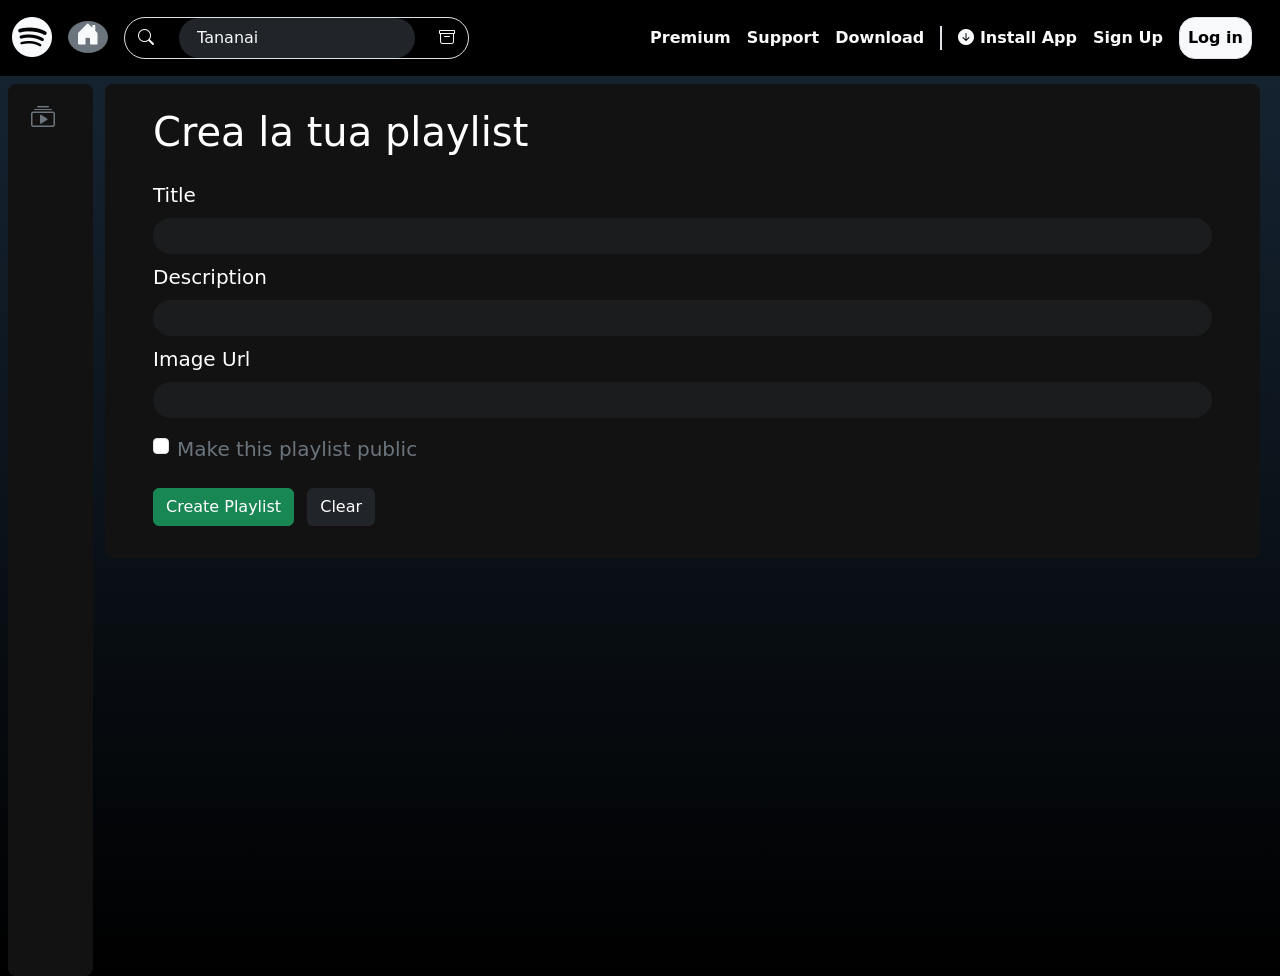
<file: create-playlist.html>
<!doctype html>
<html lang="it">
  <head>
    <meta charset="utf-8" />
    <meta name="viewport" content="width=device-width, initial-scale=1" />
    <title>Spotify - Pagina Artista</title>
    <link
      href="https://cdn.jsdelivr.net/npm/bootstrap@5.3.3/dist/css/bootstrap.min.css"
      rel="stylesheet"
    />
    <link
      href="https://cdn.jsdelivr.net/npm/bootstrap-icons@1.11.3/font/bootstrap-icons.min.css"
      rel="stylesheet"
    />
    <link rel="icon" href="./icons/icons8-spotify-24.png" type="image/png" />
    <style>
      body,
      html {
        height: 100%;
        background-color: black;
        color: white;
      }
      main {
        background: #152331; /* fallback for old browsers */
        background: -webkit-linear-gradient(
          to top,
          #000000,
          #152331
        ); /* Chrome 10-25, Safari 5.1-6 */
        background: linear-gradient(to top, #000000, #152331);
      }
      label {
        font-size: 20px;
      }

      /*  mainsidebar dinamica */
      #main-sidebar {
        width: 350px;
        transition: width 0.3s cubic-bezier(0.4, 0, 0.2, 1);
        flex-shrink: 0;
      }

      #main-sidebar.closed {
        width: 85px;
      }

      /* elementi interni della sid */
      .hide-on-closed {
        display: block;
      }
      #main-sidebar.closed .hide-on-closed {
        display: none !important;
      }

      /* chusura side */
      #main-sidebar.closed .sidebar-header-content {
        justify-content: center !important;
        padding-left: 0 !important;
      }

      #main-sidebar.closed .sidebar-header-content i {
        margin-right: 0 !important;
      }

      /* Main */
      #main-content {
        flex-grow: 1;
        background-color: #121212;
        overflow-y: auto;
      }

      /* Form */
      form {
        background-color: #121212;
      }

      /*lo scroll*/
      .custom-scroll::-webkit-scrollbar {
        width: 10px;
      }
      .custom-scroll::-webkit-scrollbar-thumb {
        background: rgba(255, 255, 255, 0.1);
      }

      .hover-riga:hover {
        background-color: rgba(255, 255, 255, 0.1);
        cursor: pointer;
      }
    </style>
  </head>
  <body>
    <header>
      <nav class="navbar navbar-expand-lg">
        <div class="container-fluid">
          <a class="navbar-brand p-0" href="./home-page.html">
            <!--  <img
              src="./assets/imgs/logo.svg"
              alt="logo-spotify
              
              "
          /> --><i class="bi bi-spotify text-light fs-1"></i
          ></a>
          <button
            class="navbar-toggler text-light"
            type="button"
            data-bs-toggle="collapse"
            data-bs-target="#navbarSupportedContent"
            aria-controls="navbarSupportedContent"
            aria-expanded="false"
            aria-label="Toggle navigation"
          >
            <span><i class="bi bi-list fs-1"></i></span>
          </button>
          <div class="collapse navbar-collapse" id="navbarSupportedContent">
            <ul
              class="navbar-nav me-auto mb-2 mb-lg-0 d-flex align-items-center align-items-sm-start gap-3"
            >
              <li class="nav-item">
                <a href="./home-page.html" class="text-light border-1">
                  <i
                    class="bi bi-house-door-fill fs-4 px-2 px-2 pb-1 rounded rounded-circle bg-secondary"
                  ></i>
                </a>
              </li>
              <form
                class="d-flex bg-black text-light btn-group border border-1 rounded-5"
                role="search"
              >
                <button
                  type="button"
                  class="btn text-light w-auto"
                  id="search-btn"
                >
                  <i class="bi bi-search"></i>
                </button>
                <div class="container-fluid d-flex justify-content-center">
                  <div class="search-box">
                    <div
                      class="d-flex align-items-center bg-dark rounded-pill px-3"
                      style="height: 40px"
                    >
                      <input
                        id="inputSearch"
                        class="bg-transparent w-auto text-light border-0 w-100"
                        type="search"
                        placeholder="Search"
                        aria-label="Search"
                      />
                    </div>
                    <ul id="listaData"></ul>
                  </div>
                </div>

                <button type="button" class="btn">
                  <i class="bi bi-archive text-light"></i>
                </button>
              </form>
            </ul>
            <section
              class="d-flex flex-column flex-md-row align-items-md-center"
            >
              <div
                class="d-flex flex-column flex-md-row align-items-md-center gap-3 border-end border-2 px-0 px-md-3"
              >
                <a
                  href="./premium.html"
                  class="text-light fw-bold text-decoration-none"
                >
                  Premium</a
                >
                <a href="#" class="text-light fw-bold text-decoration-none">
                  Support</a
                >
                <a
                  href="#"
                  class="text-light fw-bold text-decoration-none mb-3 mb-md-0"
                  >Download
                </a>
              </div>
              <div
                class="d-flex flex-column flex-md-row align-items-md-center gap-3 px-0 px-md-3"
              >
                <a href="#" class="text-light fw-bold text-decoration-none"
                  ><i class="bi bi-arrow-down-circle-fill"></i> Install App</a
                >
                <a
                  href="./registrazione.html"
                  class="text-light fw-bold text-decoration-none"
                >
                  Sign Up</a
                >
                <button
                  type="button"
                  class="btn text-dark border border-1 bg-light rounded-4 p-2 flex-shrink-1"
                  id="search-btn"
                >
                  <a
                    href="./loginpage.html"
                    class="text-decoration-none fw-bold text-black"
                    >Log in</a
                  >
                </button>
              </div>
            </section>
          </div>
        </div>
      </nav>
      <!-- esempio nav -->
    </header>

    <main
      class="container-fluid px-2 pt-2 h-100 bg-black d-flex align-items-start justify-content-between custom-scroll"
      id="main-content"
    >
      <aside id="main-sidebar" class="h-100 closed">
        <div
          class="rounded-3 d-flex flex-column h-100 overflow-hidden"
          style="background-color: #121212"
        >
          <div
            id="toggle-sidebar"
            class="p-3 d-flex justify-content-between align-items-center sidebar-header-content"
            style="cursor: pointer"
          >
            <div class="fw-bold text-secondary d-flex align-items-center">
              <i class="bi bi-collection-play fs-4 me-3"></i>
              <span class="hide-on-closed text-light">La tua libreria</span>
            </div>
            <div class="hide-on-closed text-secondary">
              <i class="bi bi-plus-lg fs-5"></i>
            </div>
          </div>

          <div
            id="playlists"
            class="flex-grow-1 overflow-y-auto px-3 custom-scroll"
          >
            <div class="bg-secondary bg-opacity-10 rounded-3 p-3 mb-3 mt-2">
              <p class="fw-bold text-white mb-1">Crea la tua prima playlist</p>
              <p class="text-light small mb-3 opacity-75">
                È facile, ti aiuteremo
              </p>
              <button class="btn btn-light rounded-pill fw-bold btn-sm px-3">
                <a
                  href="create-playlist.html"
                  class="text-decoration-none text-black"
                  >Crea playlist</a
                >
              </button>
            </div>
          </div>

          <div
            class="bg-secondary bg-opacity-10 rounded-3 border border-5 border-dark p-3 mx-3 my-3 hide-on-closed"
          >
            <p class="fw-bold text-white mb-1">Ti interessano i podcast?</p>
            <button class="btn btn-light rounded-pill fw-bold btn-sm px-3 mt-2">
              Sfoglia i podcast
            </button>
          </div>

          <div class="p-3 mt-auto hide-on-closed">
            <div class="d-flex flex-wrap gap-2 mb-3">
              <a
                href="#"
                class="text-secondary text-decoration-none small"
                style="font-size: 11px"
                >Informazioni legali</a
              >
              <a
                href="#"
                class="text-secondary text-decoration-none small"
                style="font-size: 11px"
                >Sicurezza e Centro sulla privacy</a
              >
              <a
                href="#"
                class="text-secondary text-decoration-none small"
                style="font-size: 11px"
                >Informativa sulla privacy</a
              >
              <a
                href="#"
                class="text-secondary text-decoration-none small"
                style="font-size: 11px"
                >Impostazioni cookie</a
              >
              <a
                href="#"
                class="text-secondary text-decoration-none small"
                style="font-size: 11px"
                >Info annuncia</a
              >
              <a
                href="#"
                class="text-secondary text-decoration-none small"
                style="font-size: 11px"
                >Accessibilità</a
              >
            </div>
            <div class="mb-3">
              <p
                class="text-secondary small m-0 fw-bold text-light"
                style="font-size: 14px"
              >
                Politica sui cookie
              </p>
            </div>
            <button
              class="btn btn-outline-secondary btn-sm rounded-pill text-white px-3 fw-bold border-secondary"
            >
              <i class="bi bi-globe me-1"></i> Italiano
            </button>
          </div>
        </div>
      </aside>

      <section
        class="container-fluid flex-grow-1 d-flex flex-column justify-content-center align-items-start"
      >
        <form
          id="createPlaylistForm"
          class="py-4 px-5 rounded-3"
          style="width: 100%"
        >
          <h1 class="mb-4">Crea la tua playlist</h1>

          <div class="mb-2">
            <label for="playlistTitle" class="form-label">Title</label>
            <input
              type="text"
              class="form-control bg-secondary bg-opacity-10 text-white border-0 rounded-5"
              id="playlistTitle"
              aria-describedby="emailHelp"
            />
          </div>
          <div class="mb-2">
            <label for="playlistDescription" class="form-label"
              >Description</label
            >
            <input
              type="text"
              class="form-control bg-secondary bg-opacity-10 text-white border-0 rounded-5"
              id="playlistDescription"
            />
          </div>
          <div class="mb-3">
            <label for="playlistImage" class="form-label">Image Url</label>
            <input
              type="text"
              class="form-control bg-secondary bg-opacity-10 text-white border-0 rounded-5"
              id="playlistImage"
            />
          </div>
          <div class="mb-3 form-check">
            <input
              type="checkbox"
              class="form-check-input"
              id="playlistPublicCheck"
            />
            <label
              class="form-check-label text-secondary"
              for="playlistPublicCheck"
              >Make this playlist public</label
            >
          </div>
          <button type="submit" class="btn btn-success my-2 me-2">
            Create Playlist
          </button>
          <button id="clearInputs" type="button" class="btn btn-dark my-2 me-2">
            Clear
          </button>
          <button
            id="discardChangesButton"
            type="button"
            class="btn btn-dark my-2 me-5"
            style="display: none"
          >
            Discard Changes
          </button>
          <button
            id="deletePlaylistButton"
            type="button"
            class="btn btn-danger my-2"
            style="display: none"
          >
            Delete Playlist
          </button>
        </form>
      </section>
    </main>

    <script src="https://cdn.jsdelivr.net/npm/bootstrap@5.3.3/dist/js/bootstrap.bundle.min.js"></script>
    <script src="./js/searchbar.js"></script>
    <script src="./scripts/playlist.js"></script>
    <script src="./js/main.js"></script>
    <script src="./js/audio-player.js"></script>
  </body>
</html>
</file>
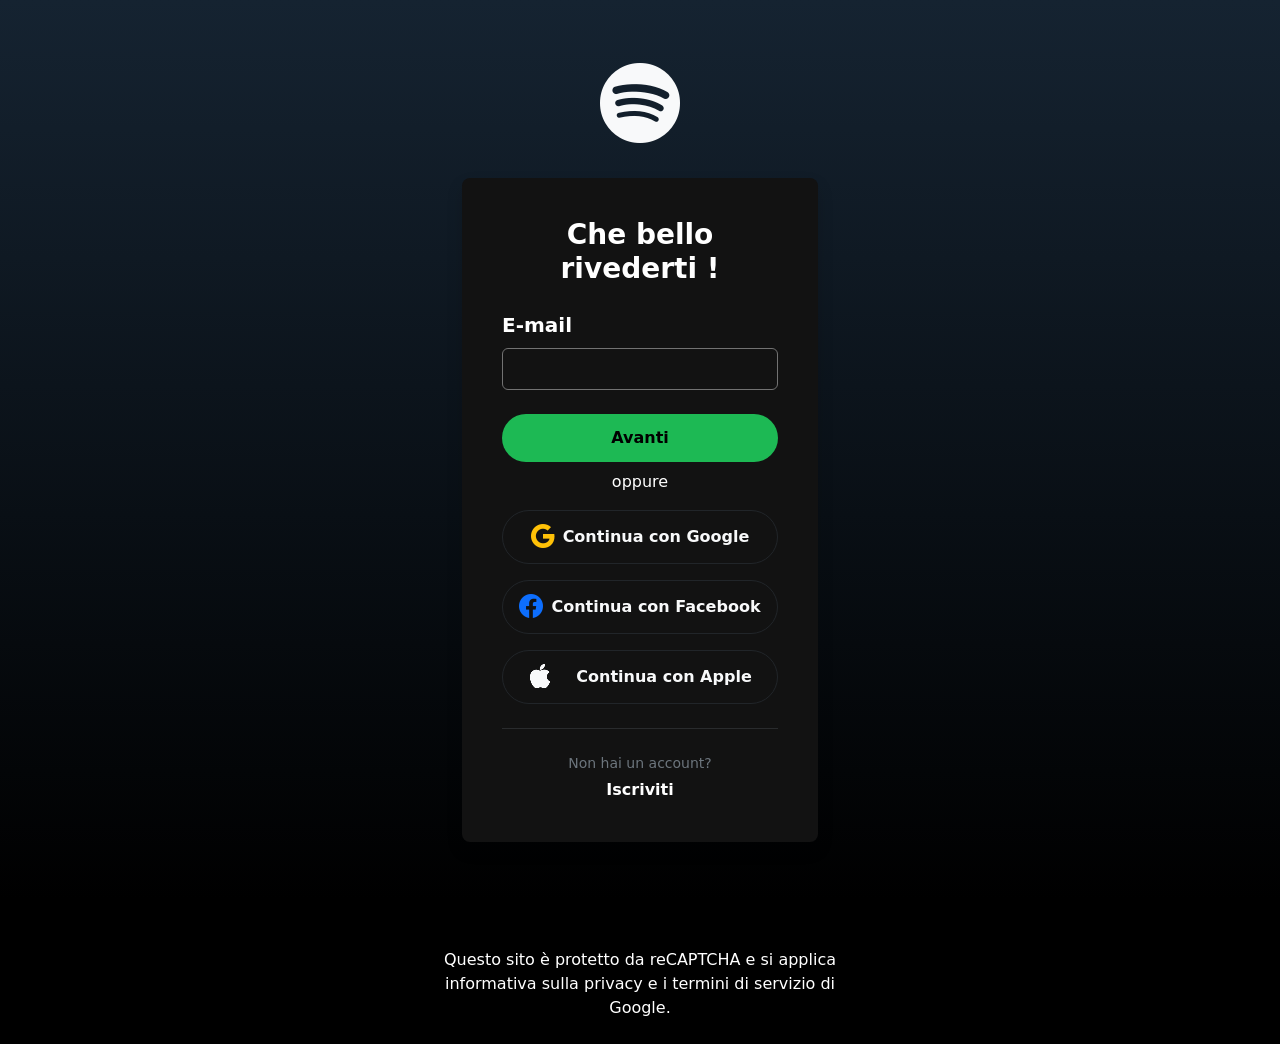
<file: loginpage.html>
<!doctype html>
<html lang="it">
  <head>
    <title>LogIn Page</title>
    <meta charset="utf-8" />
    <meta name="viewport" content="width=device-width, initial-scale=1" />

    <link
      href="https://cdn.jsdelivr.net/npm/bootstrap@5.3.3/dist/css/bootstrap.min.css"
      rel="stylesheet"
    />
    <link
      rel="stylesheet"
      href="https://cdn.jsdelivr.net/npm/bootstrap-icons@1.11.3/font/bootstrap-icons.min.css"
    />
    <link rel="icon" href="./icons/icons8-spotify-24.png" type="image/png" />
    <style>
      body {
        background: #152331; /* fallback for old browsers */
        background: -webkit-linear-gradient(
          to top,
          #000000,
          #152331
        ); /* Chrome 10-25, Safari 5.1-6 */
        background: linear-gradient(to top, #000000, #152331);
        color: white;
        height: 100vh;
      }

      .login-card {
        background-color: #121212;
        padding: 40px;
        border-radius: 8px;
      }

      .form-control {
        background-color: #121212;
        border: 1px solid #727272;
        color: white;
      }

      .form-control:focus {
        background-color: #2a2a2a;
        color: white;
        border-color: #1db954;
        box-shadow: none;
      }

      .btn-login {
        background-color: #1db954;
        border: none;
        color: black;
        font-weight: bold;
        border-radius: 50px;
        padding: 12px;
      }
      .form-control:focus::placeholder {
        color: #1db954;
        transition: color 0.3s ease;
      }
      .login-card:hover .form-control {
        border-color: #ffffff;
        box-shadow: 0 0 8px rgba(255, 255, 255, 0.2);
      }
    </style>
  </head>

  <body>
    <main class="container h-100">
      <div class="row h-100 align-items-center justify-content-center">
        <div class="col-11 col-sm-8 col-md-6 col-lg-4">
          <div class="text-center mb-4">
            <i class="bi bi-spotify text-light display-1"></i>
          </div>

          <div class="login-card shadow">
            <h1 class="text-center h3 fw-bold mb-4">Che bello rivederti !</h1>

            <form>
              <div class="mb-4">
                <label for="email" class="form-label small fw-bold fs-5"
                  >E-mail
                </label>
                <input
                  type="email"
                  class="form-control py-2"
                  id="email"
                  placeholder="  "
                />
              </div>

              <button type="submit" class="btn btn-login w-100">Avanti</button>
              <p class="text-center mt-2">oppure</p>

              <button
                type="button"
                class="btn btn-outline-dark ms-auto text-light w-100 rounded-pill d-flex align-items-center justify-content-center py-2 mb-3 fw-bold"
                data-bs-toggle="modal"
                data-bs-target="#googleModal"
              >
                <i class="bi bi-google text-warning me-2 fs-4"></i>
                Continua con Google
              </button>
              <button
                type="button"
                class="btn btn-outline-dark ms-auto text-light w-100 rounded-pill d-flex align-items-center justify-content-center py-2 mb-3 fw-bold"
              >
                <i class="bi bi-facebook me-2 text-primary fs-4"></i>
                Continua con Facebook
              </button>
              <button
                type="button"
                class="btn btn-outline-dark ms-auto text-light w-100 rounded-pill d-flex align-items-center justify-content-center py-2 fw-bold"
              >
                <i class="bi bi-apple me-4 fs-4"></i>
                Continua con Apple
              </button>
            </form>

            <hr class="my-4 border-secondary" />

            <div class="text-center">
              <p class="text-secondary small mb-1">Non hai un account?</p>
              <a
                href="./registrazione.html"
                target="_blank"
                class="text-white fw-bold text-decoration-none"
                >Iscriviti</a
              >
            </div>
          </div>
        </div>
      </div>
    </main>
    <footer>
      <div class="row h-100 align-items-center justify-content-center bg-black">
        <div class="col-11 col-sm-8 col-md-6 col-lg-4">
          <div class="text-center mb-4 mt-5 ms-auto">
            <p>
              Questo sito è protetto da reCAPTCHA e si applica informativa sulla
              privacy e i termini di servizio di Google.
            </p>
          </div>
        </div>
      </div>
    </footer>
    <div
      class="modal fade"
      id="googleModal"
      tabindex="-1"
      aria-labelledby="googleModalLabel"
      aria-hidden="true"
    >
      <div class="modal-dialog modal-dialog-centered">
        <div
          class="modal-content bg-light text-dark border-secondary shadow-lg"
          style="border-radius: 15px"
        >
          <div class="modal-header border-0 pb-0">
            <button
              type="button"
              class="btn-close btn-close-white"
              data-bs-dismiss="modal"
              aria-label="Close"
            ></button>
          </div>

          <div class="modal-body text-center p-4">
            <h5 class="fw-bold mb-3 text-dark fs-3" id="googleModalLabel">
              Nessun account Spotify trovato
            </h5>

            <p class="text-secondary small mb-4 text-dark">
              L'account Google non è collegato a un profilo Spotify esistente.
            </p>

            <div class="vstack gap-2">
              <button
                type="button"
                class="btn btn-success rounded-pill fw-bold py-2 border-dark text-dark"
              >
                Accedi in un altro modo
              </button>
              <button
                type="button"
                class="btn btn-outline-light rounded-pill fw-bold py-2 text-dark border-dark"
                data-bs-dismiss="modal"
              >
                Iscriviti
              </button>
            </div>
          </div>
        </div>
      </div>
    </div>

    <script src="https://cdn.jsdelivr.net/npm/bootstrap@5.3.3/dist/js/bootstrap.bundle.min.js"></script>
  </body>
</html>
</file>
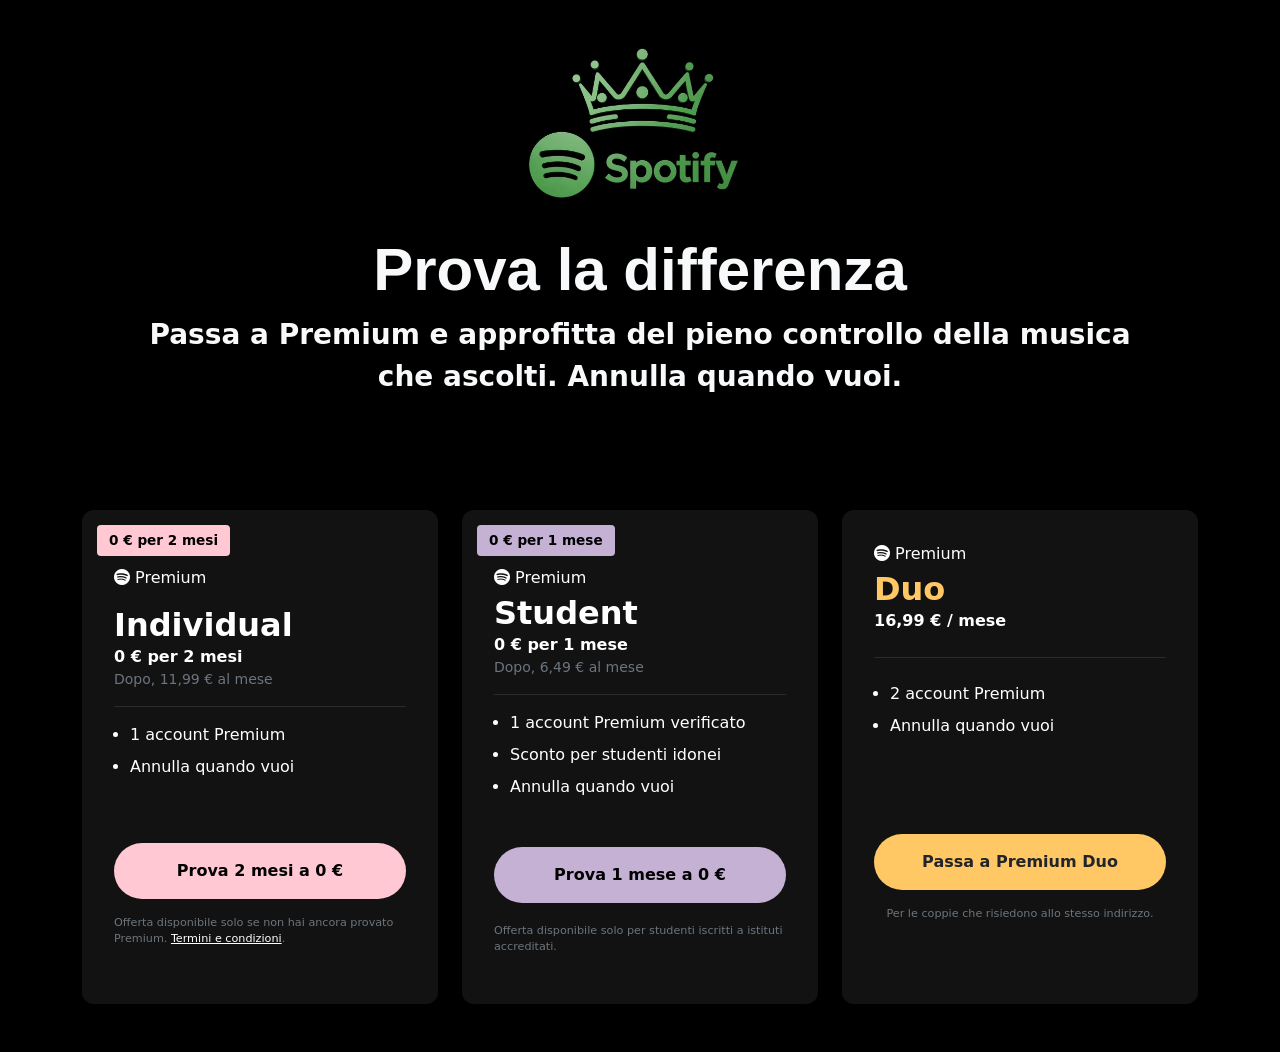
<file: premium.html>
<!doctype html>
<html lang="en" data-bs-theme="light">
  <head>
    <title>Premium</title>
    <!-- Required meta tags -->
    <meta charset="utf-8" />
    <meta name="viewport" content="width=device-width, initial-scale=1" />

    <!-- Bootstrap CSS v5.3.8 -->
    <link
      href="https://cdn.jsdelivr.net/npm/bootstrap@5.3.8/dist/css/bootstrap.min.css"
      rel="stylesheet"
      integrity="sha384-sRIl4kxILFvY47J16cr9ZwB07vP4J8+LH7qKQnuqkuIAvNWLzeN8tE5YBujZqJLB"
      crossorigin="anonymous"
    />
    <link
      rel="stylesheet"
      href="https://cdn.jsdelivr.net/npm/bootstrap-icons@1.11.3/font/bootstrap-icons.min.css"
    />

    <style>
      body {
        background-color: black;
      }
      h1 {
        font-size: 60px;
        font-family: sans-serif;
        font-weight: bolder;
      }

      .bg-dark-custom {
        background-color: #121212;
        border-radius: 12px !important;
      }
      .x-small {
        font-size: 0.7rem;
      }

      .badge-custom {
        position: absolute;
        top: 15px;
        left: 15px;
        padding: 5px 12px;
        border-radius: 4px;
        font-weight: bold;
        font-size: 0.85rem;
        color: black;
      }

      .bg-pink {
        background-color: #ffc8d3;
      }
      .btn-pink {
        background-color: #ffc8d3;
        color: black;
        border: none;
      }
      .btn-pink:hover {
        background-color: #ffb1c1;
      }

      .bg-purple {
        background-color: #c4b1d4;
      }
      .btn-purple {
        background-color: #c4b1d4;
        color: black;
        border: none;
      }

      .text-orange {
        color: #ffc864;
      }
      .btn-orange {
        background-color: #ffc864;
        border: none;
      }

      ul li {
        margin-bottom: 8px;
      }
    </style>
  </head>

  <body>
    <header class="container py-5">
      <img
        class="d-block mx-auto mb-4"
        src="./WhatsApp Image 2026-04-24 at 13.43.44.jpeg"
        width="300px"
        alt="logospot"
      />
      <div class="row justify-content-center">
        <h1 class="text-center col-md-8 mx-auto text-light fw-bold">
          Prova la differenza
        </h1>
        <p class="text-light fw-bold fs-3 text-center">
          Passa a Premium e approfitta del pieno controllo della musica <br />
          che ascolti. Annulla quando vuoi.
        </p>
      </div>
    </header>
    <main>
      <section class="container py-5">
        <div class="row g-4 justify-content-center">
          <div class="col-12 col-md-4">
            <div
              class="card h-100 bg-dark-custom text-white border-0 p-3 position-relative"
            >
              <span class="badge-custom bg-pink">0 € per 2 mesi</span>
              <div class="card-body">
                <p class="mt-4"><i class="bi bi-spotify"></i> Premium</p>
                <h2 class="fw-bold mb-0">Individual</h2>
                <p class="fw-bold mb-0">0 € per 2 mesi</p>
                <p class="text-secondary small">Dopo, 11,99 € al mese</p>
                <hr class="border-secondary" />
                <ul class="ps-3 mb-5">
                  <li>1 account Premium</li>
                  <li>Annulla quando vuoi</li>
                </ul>
                <a
                  href="#"
                  class="btn btn-pink w-100 rounded-pill fw-bold py-3 mt-3"
                  >Prova 2 mesi a 0 €</a
                >
                <p class="text-secondary x-small mt-3">
                  Offerta disponibile solo se non hai ancora provato Premium.
                  <a href="#" class="text-white">Termini e condizioni</a>.
                </p>
              </div>
            </div>
          </div>

          <div class="col-12 col-md-4">
            <div
              class="card h-100 bg-dark-custom text-white border-0 p-3 position-relative"
            >
              <span class="badge-custom bg-purple">0 € per 1 mese</span>
              <div class="card-body">
                <p class="mb-1 mt-4"><i class="bi bi-spotify"></i> Premium</p>
                <h2 class="fw-bold mb-0">Student</h2>
                <p class="fw-bold mb-0">0 € per 1 mese</p>
                <p class="text-secondary small">Dopo, 6,49 € al mese</p>
                <hr class="border-secondary" />
                <ul class="ps-3 mb-5">
                  <li>1 account Premium verificato</li>
                  <li>Sconto per studenti idonei</li>
                  <li>Annulla quando vuoi</li>
                </ul>
                <a
                  href="#"
                  class="btn btn-purple w-100 rounded-pill fw-bold py-3 mt-0 mb-1"
                  >Prova 1 mese a 0 €</a
                >
                <p class="text-secondary x-small mt-3">
                  Offerta disponibile solo per studenti iscritti a istituti
                  accreditati.
                </p>
              </div>
            </div>
          </div>

          <div class="col-12 col-md-4">
            <div class="card h-100 bg-dark-custom text-white border-0 p-3">
              <div class="card-body">
                <p class="mb-1"><i class="bi bi-spotify"></i> Premium</p>
                <h2 class="fw-bold mb-0 text-orange">Duo</h2>
                <p class="fw-bold mb-0">16,99 € / mese</p>
                <hr class="border-secondary mt-4" />
                <ul class="ps-3 mb-5 mt-4">
                  <li>2 account Premium</li>
                  <li>Annulla quando vuoi</li>
                </ul>
                <a
                  href="#"
                  class="btn btn-orange w-100 rounded-pill fw-bold py-3 mt-5 text-dark"
                  >Passa a Premium Duo</a
                >
                <p class="text-secondary x-small mt-3 text-center">
                  Per le coppie che risiedono allo stesso indirizzo.
                </p>
              </div>
            </div>
          </div>
        </div>
      </section>
    </main>
    <footer>
      <!-- place footer here -->
    </footer>
    <!-- Bootstrap JavaScript Bundle (includes Popper) -->

    <script
      src="https://cdn.jsdelivr.net/npm/bootstrap@5.3.8/dist/js/bootstrap.bundle.min.js"
      integrity="sha384-FKyoEForCGlyvwx9Hj09JcYn3nv7wiPVlz7YYwJrWVcXK/BmnVDxM+D2scQbITxI"
      crossorigin="anonymous"
    ></script>
  </body>
</html>
</file>
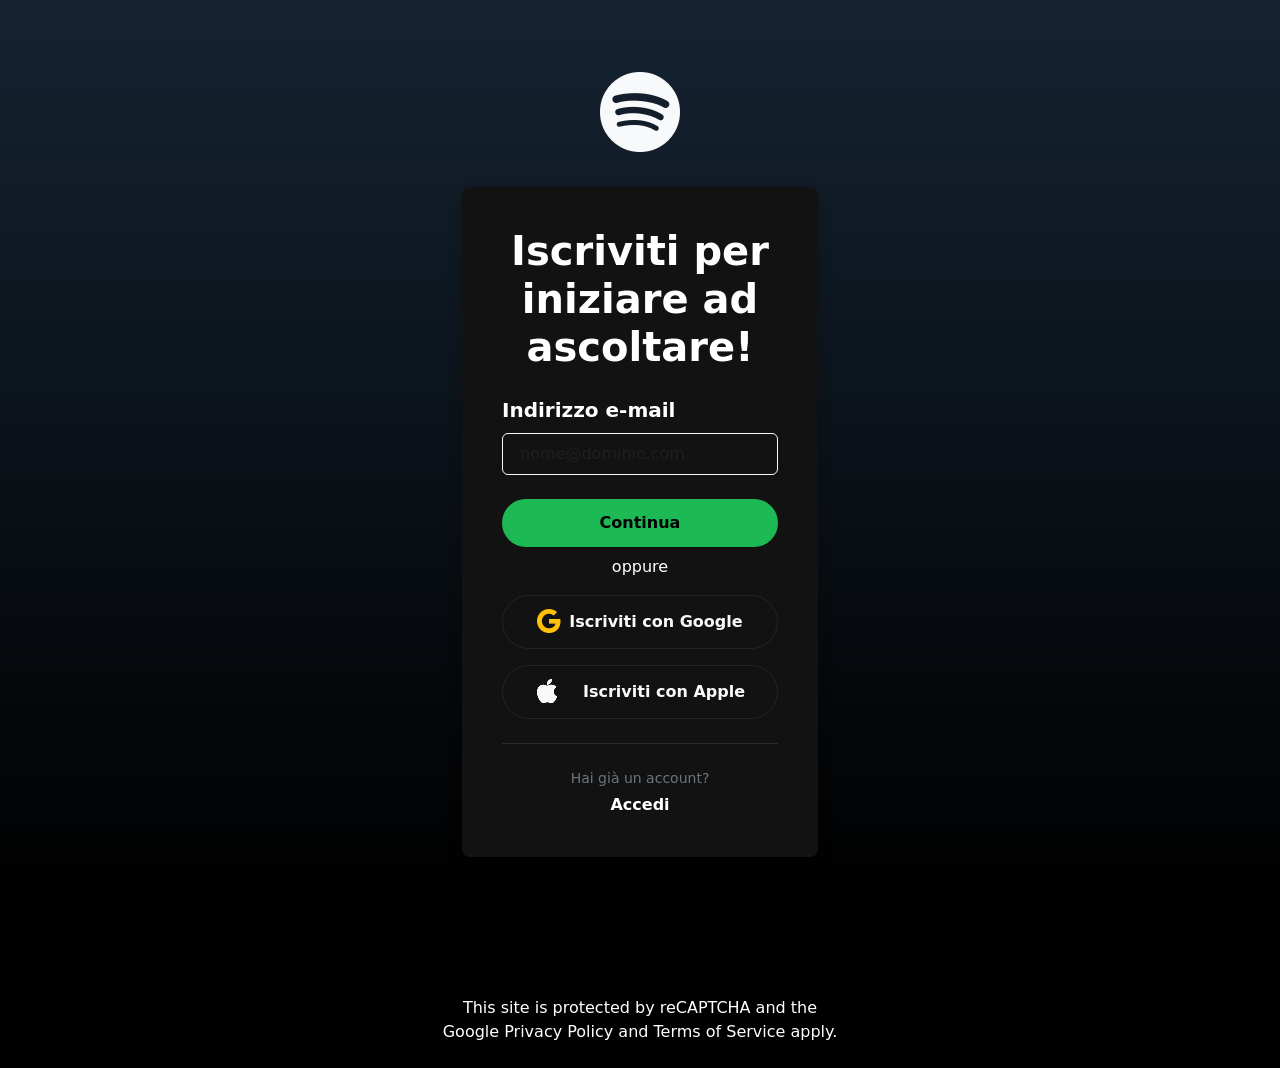
<file: registrazione.html>
<!doctype html>
<html lang="it">
  <head>
    <title>SignUp Page</title>
    <meta charset="utf-8" />
    <meta name="viewport" content="width=device-width, initial-scale=1" />

    <link
      href="https://cdn.jsdelivr.net/npm/bootstrap@5.3.3/dist/css/bootstrap.min.css"
      rel="stylesheet"
    />
    <link
      rel="stylesheet"
      href="https://cdn.jsdelivr.net/npm/bootstrap-icons@1.11.3/font/bootstrap-icons.min.css"
    />
    <link rel="icon" href="./icons/icons8-spotify-24.png" type="image/png" />
    <style>
      body {
        background: #152331; /* fallback for old browsers */
        background: -webkit-linear-gradient(
          to top,
          #000000,
          #152331
        ); /* Chrome 10-25, Safari 5.1-6 */
        background: linear-gradient(to top, #000000, #152331);
        color: white;
        height: 100vh;
      }

      .login-card {
        background-color: #121212;
        padding: 40px;
        border-radius: 8px;
      }

      .form-control {
        background-color: #121212;
        border: 1px solid #727272;
        color: white;
      }

      .form-control:focus {
        background-color: #2a2a2a;
        color: white;
        border-color: #1db954;
        box-shadow: none;
      }

      .btn-login {
        background-color: #1db954;
        border: none;
        color: black;
        font-weight: bold;
        border-radius: 50px;
        padding: 12px;
      }

      .form-control:focus::placeholder {
        color: #1db954;
        transition: color 0.3s ease;
      }
      .login-card:hover .form-control {
        border-color: #ffffff;
        box-shadow: 0 0 8px rgba(255, 255, 255, 0.2);
      }
    </style>
  </head>

  <body>
    <main class="container h-100">
      <div class="row h-100 align-items-center justify-content-center">
        <div class="col-11 col-sm-8 col-md-6 col-lg-4">
          <div class="text-center mb-4 mt-4">
            <i class="bi bi-spotify text-light display-1"></i>
          </div>

          <div class="login-card shadow">
            <h1 class="text-center h3 fw-bold mb-4 fs-1">
              Iscriviti per iniziare ad ascoltare!
            </h1>

            <form>
              <div class="mb-4">
                <label for="email" class="form-label small fw-bold fs-5"
                  >Indirizzo e-mail
                </label>
                <input
                  type="email"
                  class="form-control py-2 text-secondary border-light"
                  id="email"
                  placeholder=" nome@dominio.com "
                />
              </div>

              <button type="submit" class="btn btn-login w-100">
                Continua
              </button>
              <p class="text-center mt-2">oppure</p>

              <button
                type="button"
                class="btn btn-outline-dark ms-auto text-light w-100 rounded-pill d-flex align-items-center justify-content-center py-2 mb-3 fw-bold"
                data-bs-toggle="modal"
                data-bs-target="#googleModal"
              >
                <i class="bi bi-google text-warning me-2 fs-4"></i>
                Iscriviti con Google
              </button>

              <button
                type="button"
                class="btn btn-outline-dark ms-auto text-light w-100 rounded-pill d-flex align-items-center justify-content-center py-2 fw-bold"
              >
                <i class="bi bi-apple me-4 fs-4"></i>
                Iscriviti con Apple
              </button>
            </form>

            <hr class="my-4 border-secondary" />

            <div class="text-center">
              <p class="text-secondary small mb-1">Hai già un account?</p>
              <a
                href="./registrazione.html"
                target="_blank"
                class="text-white fw-bold text-decoration-none"
                >Accedi</a
              >
            </div>
          </div>
        </div>
      </div>
    </main>
    <footer>
      <div
        class="row h-100 align-items-center justify-content-center pt-5 bg-black"
      >
        <div class="col-11 col-sm-8 col-md-6 col-lg-4">
          <div class="text-center mb-4 mt-5 ms-auto">
            <p>
              This site is protected by reCAPTCHA and the Google Privacy Policy
              and Terms of Service apply.
            </p>
          </div>
        </div>
      </div>
    </footer>

    <script src="https://cdn.jsdelivr.net/npm/bootstrap@5.3.3/dist/js/bootstrap.bundle.min.js"></script>
  </body>
</html>
</file>
